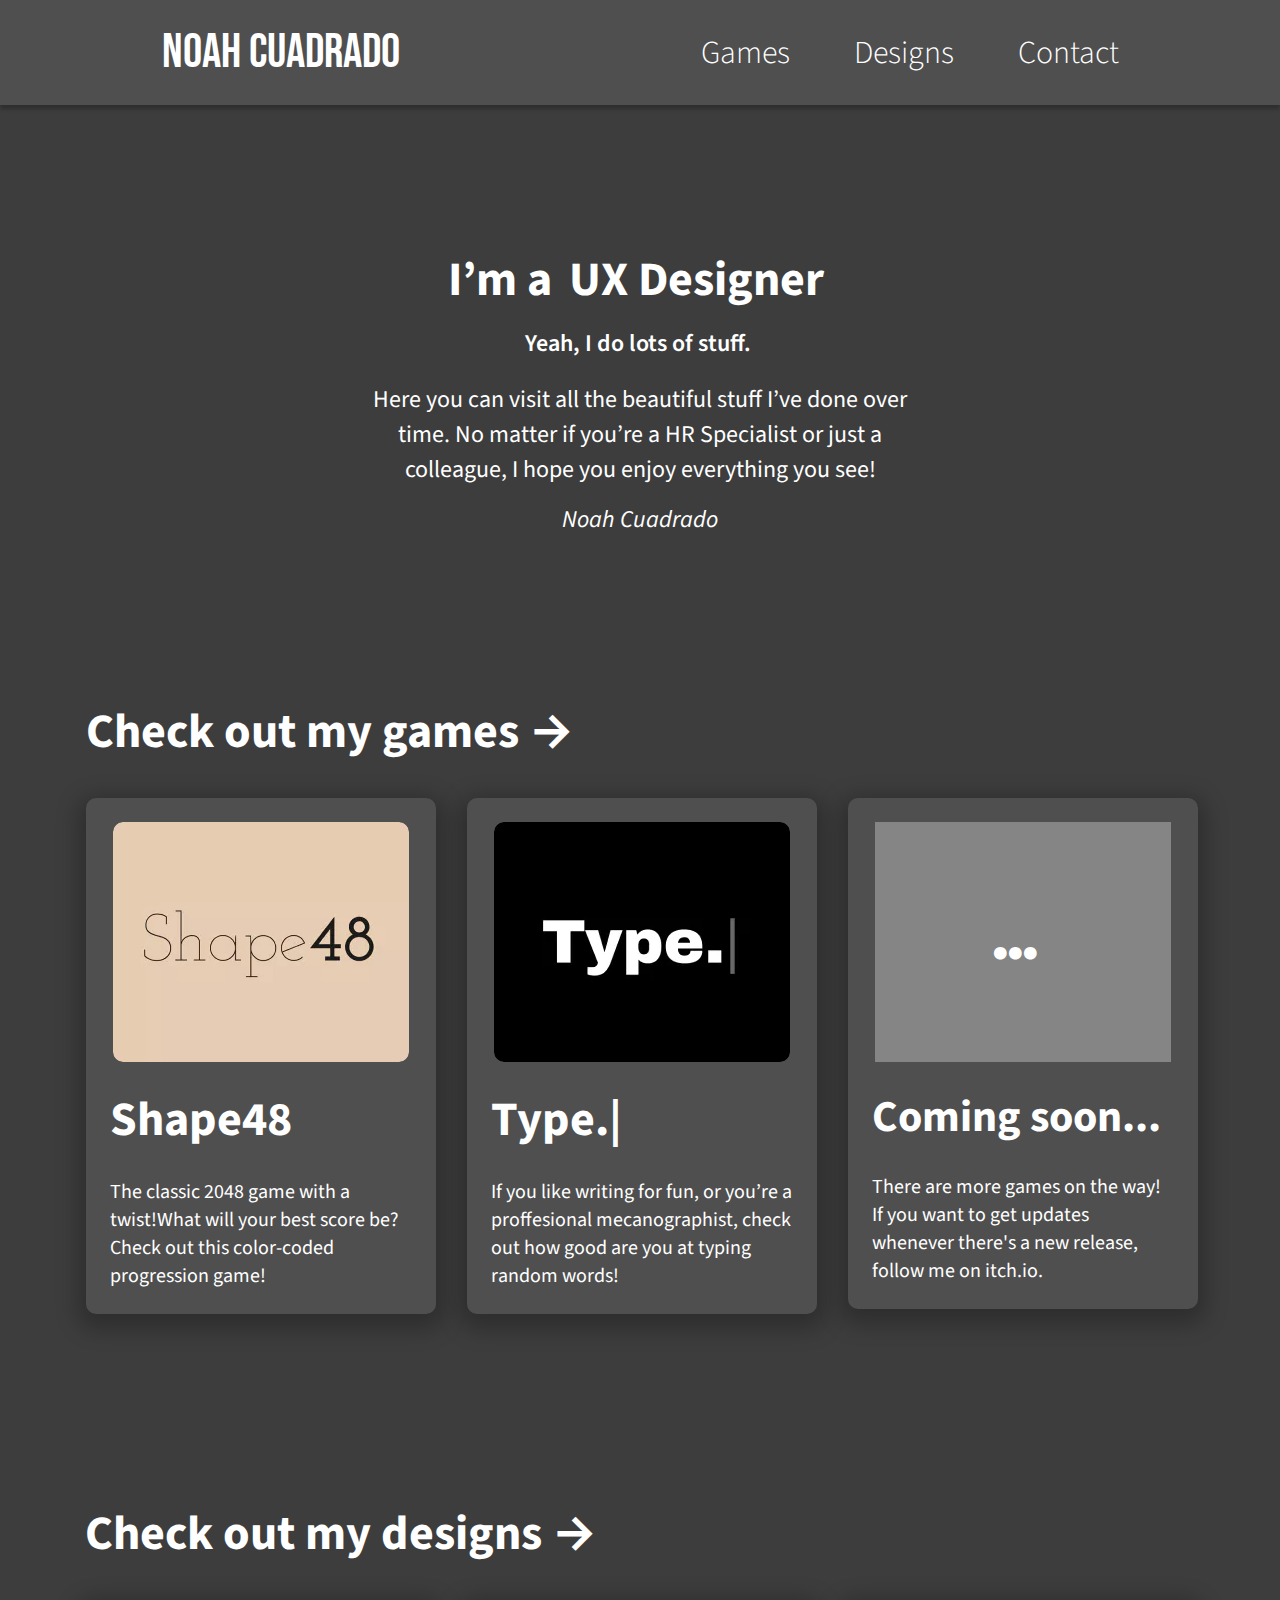
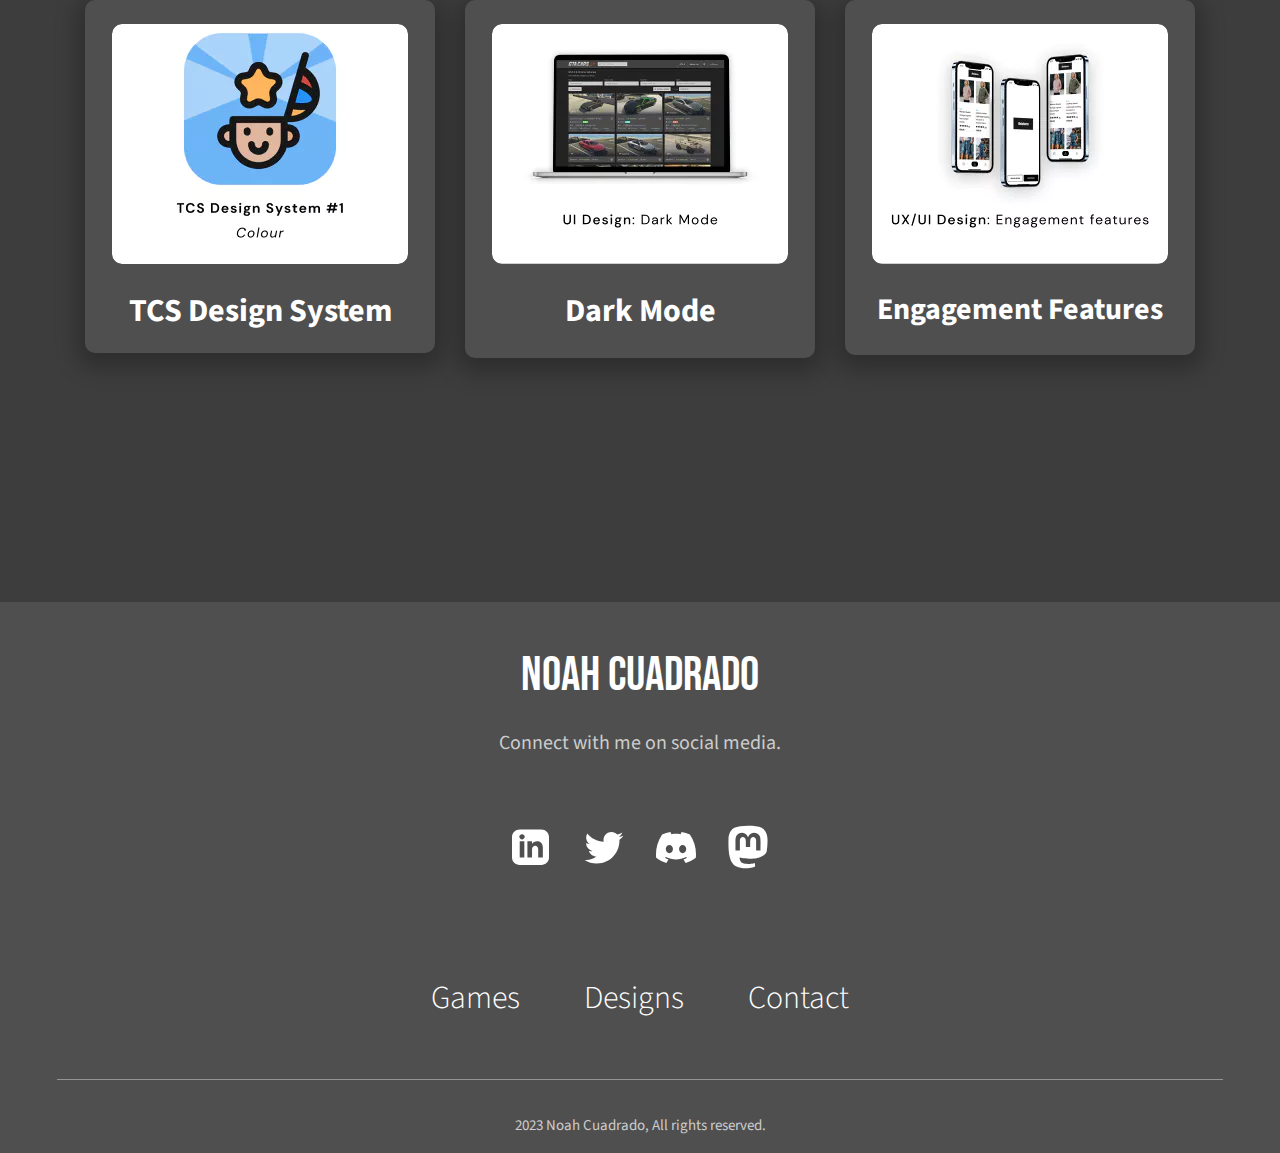
<file: index.html>
<!DOCTYPE html>
<html lang="english">
  <head>
    <title>Noah Cuadrado</title>
    <meta name="description" content="I'm Noah Cuadrado, Creative, Designer and Developer.">
    <meta name="viewport" content="width=device-width, initial-scale=1.0" />
    <meta charset="utf-8" />
    <meta property="twitter:card" content="summary_large_image" />
    <link rel="shortcut icon" href="public/playground_assets/Group 6.png" type="icon/png" sizes="32x32">
    <style data-tag="reset-style-sheet">
      html {  line-height: 1.15;}body {  margin: 0;}* {  box-sizing: border-box;  border-width: 0;  border-style: solid;}p,li,ul,pre,div,h1,h2,h3,h4,h5,h6,figure,blockquote,figcaption {  margin: 0;  padding: 0;}button {  background-color: transparent;}button,input,optgroup,select,textarea {  font-family: inherit;  font-size: 100%;  line-height: 1.15;  margin: 0;}button,select {  text-transform: none;}button,[type="button"],[type="reset"],[type="submit"] {  -webkit-appearance: button;}button::-moz-focus-inner,[type="button"]::-moz-focus-inner,[type="reset"]::-moz-focus-inner,[type="submit"]::-moz-focus-inner {  border-style: none;  padding: 0;}button:-moz-focus,[type="button"]:-moz-focus,[type="reset"]:-moz-focus,[type="submit"]:-moz-focus {  outline: 1px dotted ButtonText;}a {  color: inherit;  text-decoration: inherit;}input {  padding: 2px 4px;}img {  display: block;}html { scroll-behavior: smooth  }
    </style>
    <style data-tag="default-style-sheet">
      html {
        font-family: Inter;
        font-size: 16px;
      }

      body {
        font-weight: 400;
        font-style:normal;
        text-decoration: none;
        text-transform: none;
        letter-spacing: normal;
        line-height: 1.15;
        color: var(--dl-color-gray-black);
        background-color: var(--dl-color-gray-white);

      }
    </style>
    <link
      rel="stylesheet"
      href="https://fonts.googleapis.com/css2?family=Inter:wght@100;200;300;400;500;600;700;800;900&amp;display=swap"
      data-tag="font"
    />
    <link
      rel="stylesheet"
      href="https://fonts.googleapis.com/css2?family=Bebas+Neue:wght@400&amp;display=swap"
      data-tag="font"
    />
    <link
      rel="stylesheet"
      href="https://fonts.googleapis.com/css2?family=Source+Sans+Pro:ital,wght@0,200;0,300;0,400;0,600;0,700;0,900;1,200;1,300;1,400;1,600;1,700;1,900&amp;display=swap"
      data-tag="font"
    />
    <link
      rel="stylesheet"
      href="https://fonts.googleapis.com/css2?family=Inter:wght@100;200;300;400;500;600;700;800;900&amp;display=swap"
      data-tag="font"
    />
    <link
      rel="stylesheet"
      href="https://fonts.googleapis.com/css2?family=Inter:wght@100;200;300;400;500;600;700;800;900&amp;display=swap"
      data-tag="font"
    />
    <link
      rel="stylesheet"
      href="https://fonts.googleapis.com/css2?family=Inter:wght@100;200;300;400;500;600;700;800;900&amp;display=swap"
      data-tag="font"
    />
    <link
      rel="stylesheet"
      href="https://fonts.googleapis.com/css2?family=Inter:wght@100;200;300;400;500;600;700;800;900&amp;display=swap"
      data-tag="font"
    />
    <link
      rel="stylesheet"
      href="https://fonts.googleapis.com/css2?family=Montserrat:ital,wght@0,100;0,200;0,300;0,400;0,500;0,600;0,700;0,800;0,900;1,100;1,200;1,300;1,400;1,500;1,600;1,700;1,800;1,900&amp;display=swap"
      data-tag="font"
    />
    <link
      rel="stylesheet"
      href="https://fonts.googleapis.com/css2?family=Inter:wght@100;200;300;400;500;600;700;800;900&amp;display=swap"
      data-tag="font"
    />
    <link
      rel="stylesheet"
      href="https://fonts.googleapis.com/css2?family=Inter:wght@100;200;300;400;500;600;700;800;900&amp;display=swap"
      data-tag="font"
    />
    <link
      rel="stylesheet"
      href="https://fonts.googleapis.com/css2?family=Inter:wght@100;200;300;400;500;600;700;800;900&amp;display=swap"
      data-tag="font"
    />
    <link
      rel="stylesheet"
      href="https://fonts.googleapis.com/css2?family=Inter:wght@100;200;300;400;500;600;700;800;900&amp;display=swap"
      data-tag="font"
    />
    <link
      rel="stylesheet"
      href="https://fonts.googleapis.com/css2?family=Inter:wght@100;200;300;400;500;600;700;800;900&amp;display=swap"
      data-tag="font"
    />
    <link
      rel="stylesheet"
      href="https://fonts.googleapis.com/css2?family=Inter:wght@100;200;300;400;500;600;700;800;900&amp;display=swap"
      data-tag="font"
    />
    <link
      rel="stylesheet"
      href="https://fonts.googleapis.com/css2?family=Inter:wght@100;200;300;400;500;600;700;800;900&amp;display=swap"
      data-tag="font"
    />
    <link
      rel="stylesheet"
      href="https://fonts.googleapis.com/css2?family=Inter:wght@100;200;300;400;500;600;700;800;900&amp;display=swap"
      data-tag="font"
    />
    <link
      rel="stylesheet"
      href="https://fonts.googleapis.com/css2?family=Inter:wght@100;200;300;400;500;600;700;800;900&amp;display=swap"
      data-tag="font"
    />
    <link
      rel="stylesheet"
      href="https://fonts.googleapis.com/css2?family=Inter:wght@100;200;300;400;500;600;700;800;900&amp;display=swap"
      data-tag="font"
    />
    <link rel="stylesheet" href="./style.css" />
  </head>
  <body>
    <div>
      <link href="./noahcuadradocomhomepage1.css" rel="stylesheet" />

      <div class="noahcuadradocomhomepage1-container">
        <div class="noahcuadradocomhomepage1-noahcuadradocomhomepage1">
          <div class="noahcuadradocomhomepage1-topbar">
            <a href="index.html" class="noahcuadradocomhomepage1-text">
              Noah Cuadrado
            </a>
            <div class="noahcuadradocomhomepage1-frame6">
              <a
                href="https://noahuxui.itch.io/"
                target="_blank"
                rel="noreferrer noopener"
                class="noahcuadradocomhomepage1-text01"
              >
                <span>Games</span>
              </a>
              <a
                href="https://www.behance.net/noahcuadradodesign"
                target="_blank"
                rel="noreferrer noopener"
                class="noahcuadradocomhomepage1-text03"
              >
                Designs
              </a>
              <a
                href="https://es.linkedin.com/in/noahuxui"
                target="_blank"
                rel="noreferrer noopener"
                class="noahcuadradocomhomepage1-text04"
              >
                <span>Contact</span>
              </a>
            </div>
          </div>
          <div class="noahcuadradocomhomepage1-mygames">
            <div class="noahcuadradocomhomepage1-frame7">
              <a
                href="https://noahuxui.itch.io/"
                target="_blank"
                rel="noreferrer noopener"
                class="noahcuadradocomhomepage1-text06"
              >
                <span class="noahcuadradocomhomepage1-text07">
                  Check out my games
                </span>
                <span class="inter">-></span>
              </a>
            </div>
            <div class="noahcuadradocomhomepage1-group9">
              <a
                href="https://noahuxui.itch.io/shape48"
                target="_blank"
                rel="noreferrer noopener"
                class="noahcuadradocomhomepage1-link"
              >
                <div class="noahcuadradocomhomepage1-frame10">
                  <img
                    src="public/playground_assets/rectangle332388-bitn-300h.png"
                    alt="Rectangle332388"
                    class="noahcuadradocomhomepage1-rectangle33"
                  />
                  <div class="noahcuadradocomhomepage1-frame9">
                    <span class="noahcuadradocomhomepage1-text09">
                      <span>
                        <span>Shape48</span>
                        <br />
                        <span></span>
                      </span>
                    </span>
                    <span class="noahcuadradocomhomepage1-text14">
                      <span>
                        <span>
                          The classic 2048 game with a twist!What will your best
                          score be?Check out this color-coded progression game!
                        </span>
                        <br />
                        <span></span>
                      </span>
                    </span>
                  </div>
                </div>
              </a>
              <a
                href="https://noahuxui.itch.io/type"
                target="_blank"
                rel="noreferrer noopener"
                class="noahcuadradocomhomepage1-link01"
              >
                <div class="noahcuadradocomhomepage1-frame11">
                  <img
                    src="public/playground_assets/rectangle332388-7ucr-300h.png"
                    alt="Rectangle332388"
                    class="noahcuadradocomhomepage1-rectangle331"
                  />
                  <div class="noahcuadradocomhomepage1-frame91">
                    <span class="noahcuadradocomhomepage1-text19">
                      <span>Type.|</span>
                    </span>
                    <span class="noahcuadradocomhomepage1-text21">
                      <span>
                        If you like writing for fun, or you’re a proffesional
                        mecanographist, check out how good are you at typing
                        random words!
                      </span>
                    </span>
                  </div>
                </div>
              </a>
              <a
                href="https://noahuxui.itch.io/"
                target="_blank"
                rel="noreferrer noopener"
                class="noahcuadradocomhomepage1-link02"
              >
                <div class="noahcuadradocomhomepage1-frame12">
                  <div class="noahcuadradocomhomepage1-group68">
                    <span class="noahcuadradocomhomepage1-text23">
                      <span>...</span>
                    </span>
                  </div>
                  <div class="noahcuadradocomhomepage1-frame92">
                    <span class="noahcuadradocomhomepage1-text25">
                      <span>Coming soon...</span>
                    </span>
                    <span class="noahcuadradocomhomepage1-text27">
                      <span>
                        <span>
                          There are more games on the way! If you want to get
                          updates whenever there's a new release, follow me on
                          itch.io.
                        </span>
                        <br />
                        <span></span>
                      </span>
                    </span>
                  </div>
                </div>
              </a>
            </div>
          </div>
          <div class="noahcuadradocomhomepage1-mydesigns">
            <div class="noahcuadradocomhomepage1-frame71">
              <a
                href="https://www.behance.net/noahcuadradodesign"
                target="_blank"
                rel="noreferrer noopener"
                class="noahcuadradocomhomepage1-text32"
              >
                <span class="noahcuadradocomhomepage1-text33">
                  Check out my designs
                </span>
                <span class="inter">-></span>
              </a>
            </div>
            <div class="noahcuadradocomhomepage1-frame14">
              <a
                href="https://www.behance.net/gallery/150994979/TCS-Design-System-Colour"
                target="_blank"
                rel="noreferrer noopener"
                class="noahcuadradocomhomepage1-link03"
              >
                <div class="noahcuadradocomhomepage1-frame101">
                  <img
                    src="public/playground_assets/rectangle332381-5byi-300h.png"
                    alt="Rectangle332381"
                    class="noahcuadradocomhomepage1-rectangle332"
                  />
                  <div class="noahcuadradocomhomepage1-frame93">
                    <span class="noahcuadradocomhomepage1-text35">
                      <span>TCS Design System</span>
                    </span>
                  </div>
                </div>
              </a>
              <a
                href="https://www.behance.net/gallery/147113905/UI-Design-Dark-Mode"
                target="_blank"
                rel="noreferrer noopener"
                class="noahcuadradocomhomepage1-link04"
              >
                <div class="noahcuadradocomhomepage1-frame13">
                  <img
                    src="public/playground_assets/rectangle332381-f0v-300h.png"
                    alt="Rectangle332381"
                    class="noahcuadradocomhomepage1-rectangle333"
                  />
                  <div class="noahcuadradocomhomepage1-frame94">
                    <span class="noahcuadradocomhomepage1-text37">
                      <span>Dark Mode</span>
                      <br />
                    </span>
                  </div>
                </div>
              </a>
              <a
                href="https://www.behance.net/gallery/128428207/UXUI-Design-Engagement-Features"
                target="_blank"
                rel="noreferrer noopener"
                class="noahcuadradocomhomepage1-link05"
              >
                <div class="noahcuadradocomhomepage1-frame121">
                  <img
                    src="public/playground_assets/rectangle332381-v2e-300h.png"
                    alt="Rectangle332381"
                    class="noahcuadradocomhomepage1-rectangle334"
                  />
                  <div class="noahcuadradocomhomepage1-frame95">
                    <span class="noahcuadradocomhomepage1-text40">
                      Engagement Features
                    </span>
                  </div>
                </div>
              </a>
            </div>
          </div>
          <div class="noahcuadradocomhomepage1-footer">
            <div class="noahcuadradocomhomepage1-frame68">
              <span class="noahcuadradocomhomepage1-text41">
                <span>Noah Cuadrado</span>
              </span>
              <div class="noahcuadradocomhomepage1-frame67">
                <div class="noahcuadradocomhomepage1-frame66">
                  <span class="noahcuadradocomhomepage1-text43">
                    <span>Connect with me on social media.</span>
                  </span>
                </div>
                <div class="noahcuadradocomhomepage1-frame661">
                  <a
                    href="https://www.linkedin.com/in/noahuxui"
                    target="_blank"
                    rel="noreferrer noopener"
                    class="noahcuadradocomhomepage1-link06"
                  >
                    <img
                      src="public/playground_assets/vector2381-fn8w.svg"
                      alt="Vector2381"
                      class="noahcuadradocomhomepage1-vector"
                    />
                  </a>
                  <a
                    href="https://twitter.com/noahuxui"
                    target="_blank"
                    rel="noreferrer noopener"
                    class="noahcuadradocomhomepage1-link07"
                  >
                    <img
                      src="public/playground_assets/vector2381-nid.svg"
                      alt="Vector2381"
                      class="noahcuadradocomhomepage1-vector1"
                    />
                  </a>
                  <a
                    href="https://discord.gg/yGZdUtbAXz"
                    target="_blank"
                    rel="noreferrer noopener"
                    class="noahcuadradocomhomepage1-link08"
                  >
                    <img
                      src="public/playground_assets/vector2381-nwwa.svg"
                      alt="Vector2381"
                      class="noahcuadradocomhomepage1-vector2"
                    />
                  </a>
                  <a
                    href="https://mastodon.gamedev.place/@noahuxui"
                    target="_blank"
                    rel="noreferrer noopener"
                    class="noahcuadradocomhomepage1-link09"
                  >
                    <img
                      src="public/playground_assets/vector2381-twnr.svg"
                      alt="Vector2381"
                      class="noahcuadradocomhomepage1-vector3"
                    />
                  </a>
                </div>
              </div>
            </div>
            <div class="noahcuadradocomhomepage1-pages">
              <a
                href="https://noahuxui.itch.io/"
                target="_blank"
                rel="noreferrer noopener"
                class="noahcuadradocomhomepage1-text45"
              >
                <span>Games</span>
              </a>
              <a
                href="https://www.behance.net/noahcuadradodesign"
                target="_blank"
                rel="noreferrer noopener"
                class="noahcuadradocomhomepage1-text47"
              >
                <span>Designs</span>
              </a>
              <a
                href="https://www.linkedin.com/in/noahuxui/"
                target="_blank"
                rel="noreferrer noopener"
                class="noahcuadradocomhomepage1-text49"
              >
                <span>Contact</span>
              </a>
            </div>
            <div class="noahcuadradocomhomepage1-frame65">
              <img
                src="public/playground_assets/rectangle342381-zckf-200h.png"
                alt="Rectangle342381"
                class="noahcuadradocomhomepage1-rectangle34"
              />
              <span class="noahcuadradocomhomepage1-text51">
                <span>2023 Noah Cuadrado, All rights reserved.</span>
              </span>
            </div>
          </div>
          <div class="noahcuadradocomhomepage1-frame69">
            <div class="noahcuadradocomhomepage1-group69">
              <div class="noahcuadradocomhomepage1-imcontainer">
                <span class="noahcuadradocomhomepage1-text53">
                  <span>I’m a</span>
                </span>
                <span class="noahcuadradocomhomepage1-text55">
                  <span>UX Designer</span>
                </span>
              </div>
              <span class="noahcuadradocomhomepage1-text57">
                <span>Yeah, I do lots of stuff.</span>
              </span>
              <div class="noahcuadradocomhomepage1-frame70">
                <span class="noahcuadradocomhomepage1-text59">
                  <span>
                    Here you can visit all the beautiful stuff I’ve done over
                    time. No matter if you’re a HR Specialist or just a
                    colleague, I hope you enjoy everything you see!
                  </span>
                </span>
              </div>
            </div>
            <span class="noahcuadradocomhomepage1-text61">
              <span>Noah Cuadrado</span>
            </span>
          </div>
        </div>
      </div>
    </div>
  </body>
</html>
</file>
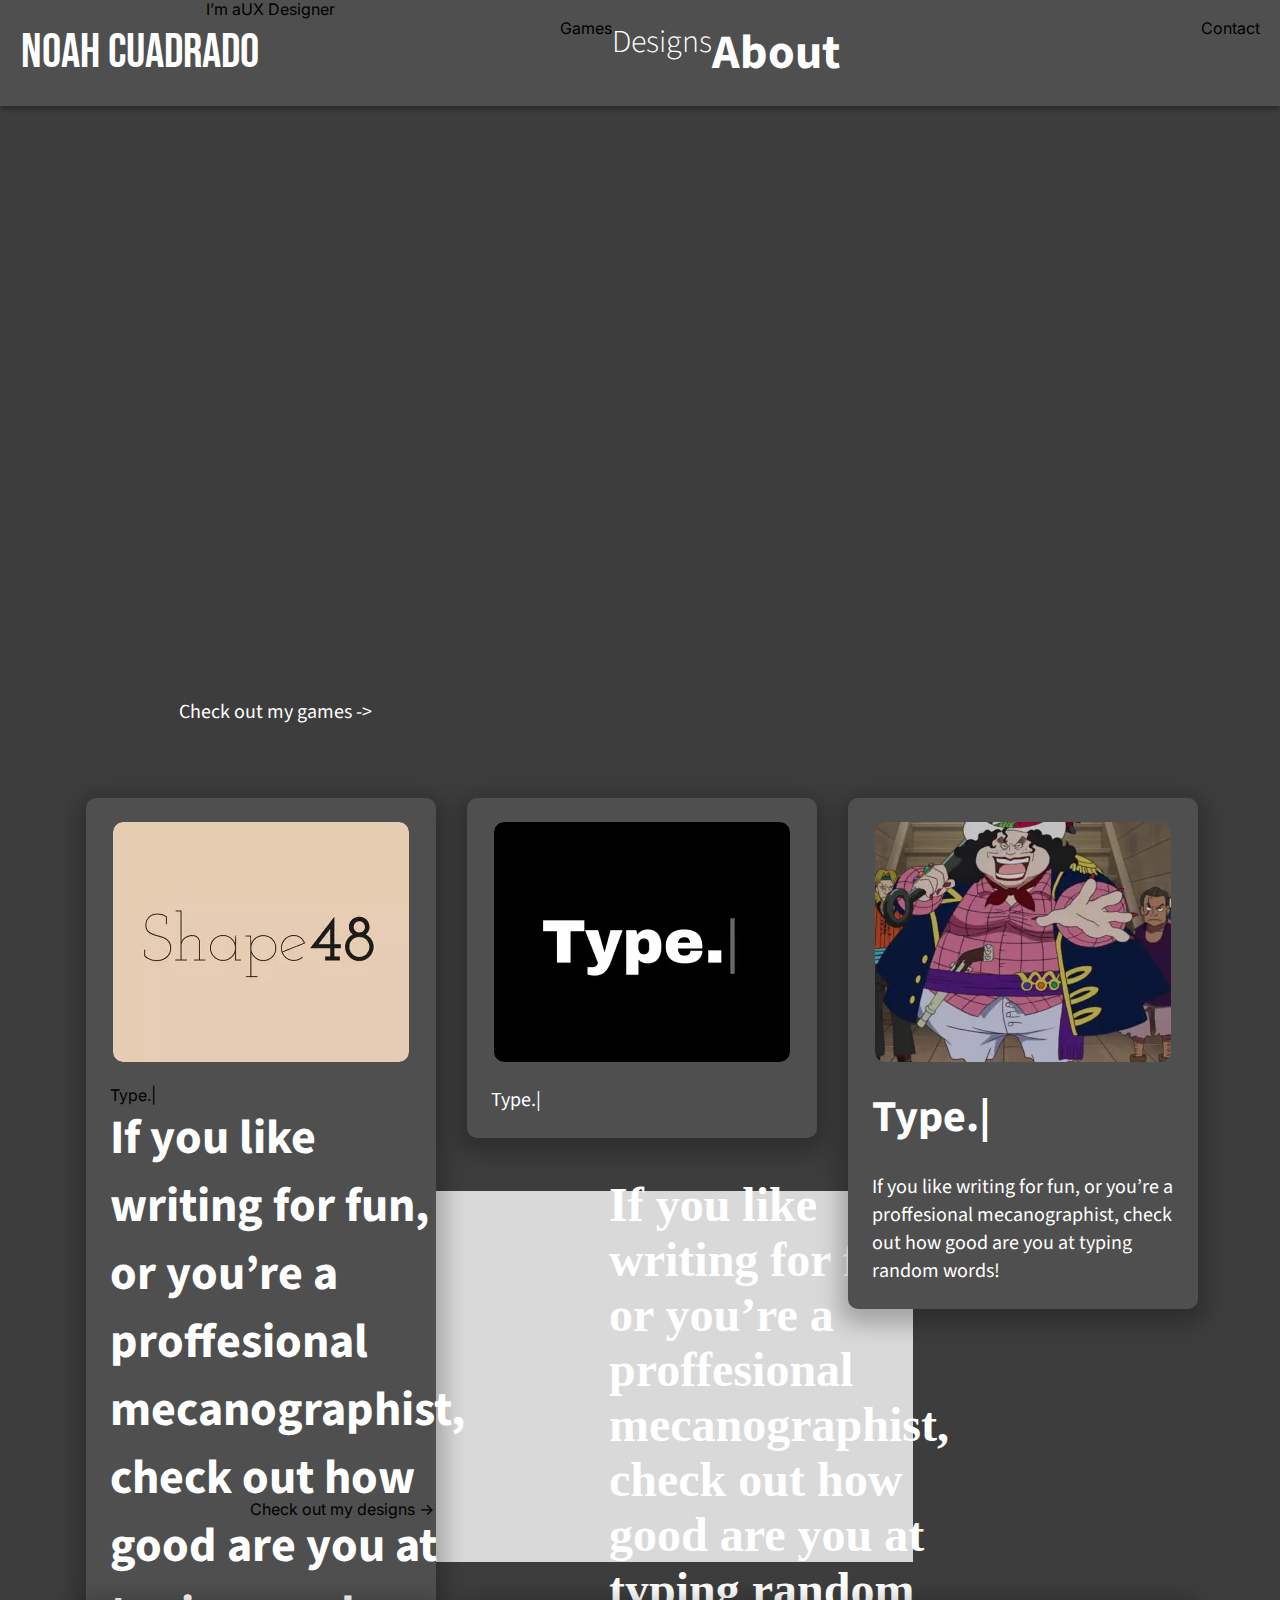
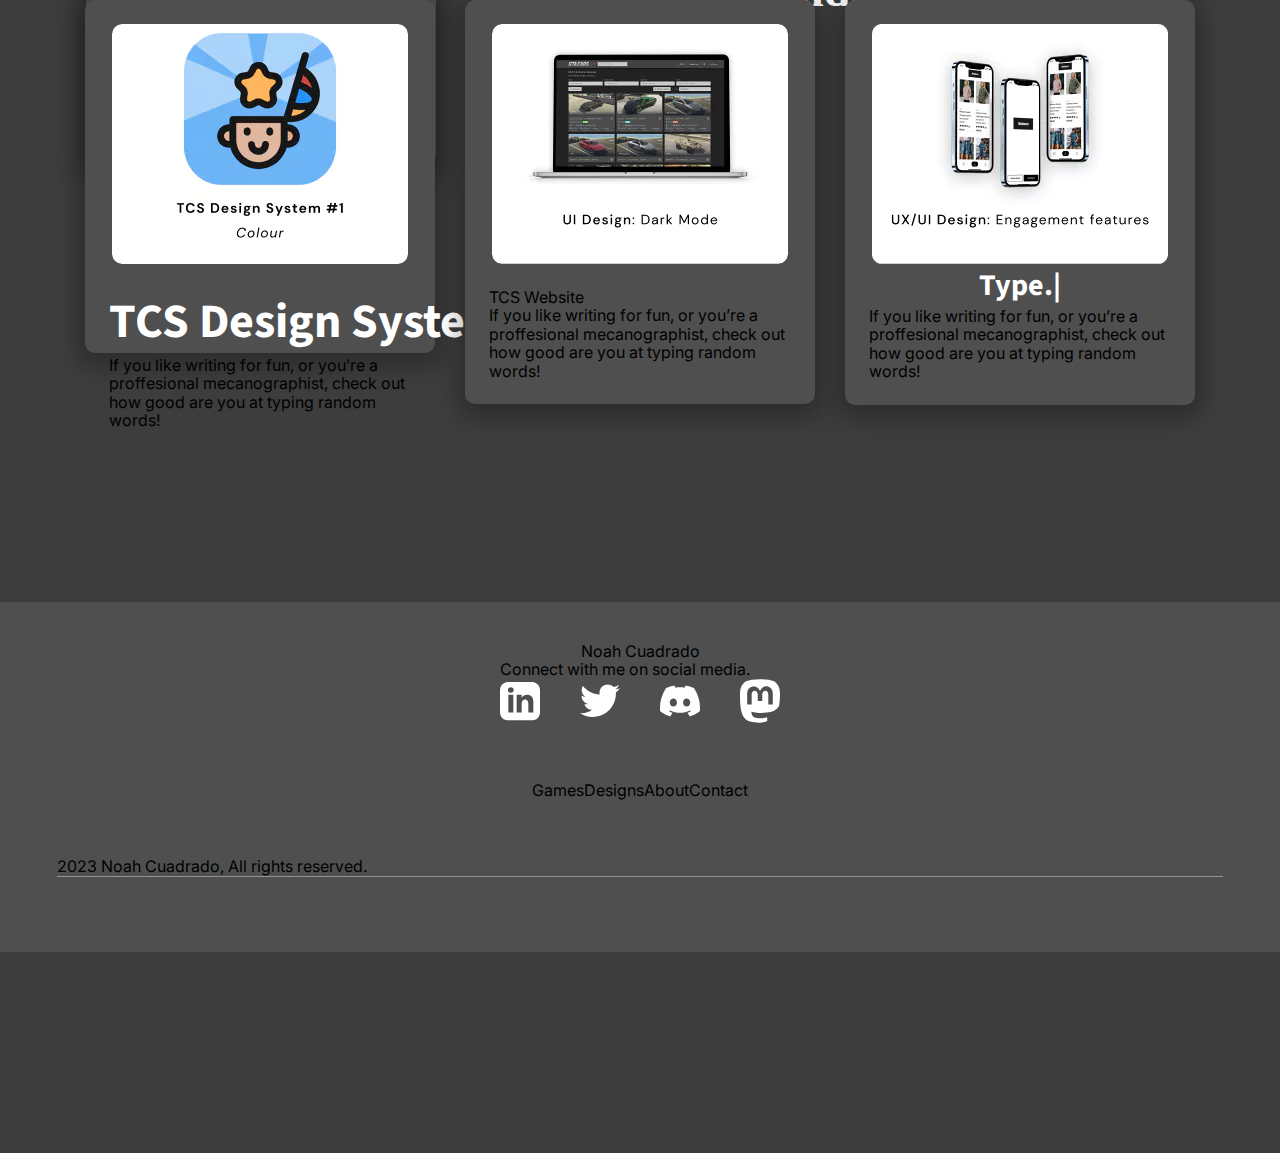
<file: noahcuadradocomhomepage1.html>
<!DOCTYPE html>
<html lang="english">
  <head>
    <title>exported project</title>
    <meta name="viewport" content="width=device-width, initial-scale=1.0" />
    <meta charset="utf-8" />
    <meta property="twitter:card" content="summary_large_image" />

    <style data-tag="reset-style-sheet">
      html {  line-height: 1.15;}body {  margin: 0;}* {  box-sizing: border-box;  border-width: 0;  border-style: solid;}p,li,ul,pre,div,h1,h2,h3,h4,h5,h6,figure,blockquote,figcaption {  margin: 0;  padding: 0;}button {  background-color: transparent;}button,input,optgroup,select,textarea {  font-family: inherit;  font-size: 100%;  line-height: 1.15;  margin: 0;}button,select {  text-transform: none;}button,[type="button"],[type="reset"],[type="submit"] {  -webkit-appearance: button;}button::-moz-focus-inner,[type="button"]::-moz-focus-inner,[type="reset"]::-moz-focus-inner,[type="submit"]::-moz-focus-inner {  border-style: none;  padding: 0;}button:-moz-focus,[type="button"]:-moz-focus,[type="reset"]:-moz-focus,[type="submit"]:-moz-focus {  outline: 1px dotted ButtonText;}a {  color: inherit;  text-decoration: inherit;}input {  padding: 2px 4px;}img {  display: block;}html { scroll-behavior: smooth  }
    </style>
    <style data-tag="default-style-sheet">
      html {
        font-family: Inter;
        font-size: 16px;
      }

      body {
        font-weight: 400;
        font-style:normal;
        text-decoration: none;
        text-transform: none;
        letter-spacing: normal;
        line-height: 1.15;
        color: var(--dl-color-gray-black);
        background-color: var(--dl-color-gray-white);

      }
    </style>
    <link
      rel="stylesheet"
      href="https://fonts.googleapis.com/css2?family=Inter:wght@100;200;300;400;500;600;700;800;900&amp;display=swap"
      data-tag="font"
    />
    <link
      rel="stylesheet"
      href="https://fonts.googleapis.com/css2?family=Bebas+Neue:wght@400&amp;display=swap"
      data-tag="font"
    />
    <link
      rel="stylesheet"
      href="https://fonts.googleapis.com/css2?family=Source+Sans+Pro:ital,wght@0,200;0,300;0,400;0,600;0,700;0,900;1,200;1,300;1,400;1,600;1,700;1,900&amp;display=swap"
      data-tag="font"
    />
    <link rel="stylesheet" href="./style.css" />
  </head>
  <body>
    <div>
      <link href="./noahcuadradocomhomepage1.css" rel="stylesheet" />

      <div class="noahcuadradocomhomepage1-container">
        <div class="noahcuadradocomhomepage1-noahcuadradocomhomepage1">
          <div class="noahcuadradocomhomepage1-topbar">
            <span class="noahcuadradocomhomepage1-text">
              <span>Noah Cuadrado</span>
            </span>
            <div class="noahcuadradocomhomepage1-frame6">
              <span class="noahcuadradocomhomepage1-text02">
                <span>Games</span>
              </span>
              <span class="noahcuadradocomhomepage1-text04">
                <span>Designs</span>
              </span>
              <span class="noahcuadradocomhomepage1-text06">
                <span>About</span>
              </span>
              <span class="noahcuadradocomhomepage1-text08">
                <span>Contact</span>
              </span>
            </div>
          </div>
          <div class="noahcuadradocomhomepage1-imcontainer">
            <span class="noahcuadradocomhomepage1-text10">
              <span>I’m a</span>
            </span>
            <span class="noahcuadradocomhomepage1-text12">
              <span>UX Designer</span>
            </span>
          </div>
          <img
            src="public/playground_assets/image12212-bcg-600w.png"
            alt="image12212"
            class="noahcuadradocomhomepage1-image1"
          />
          <div class="noahcuadradocomhomepage1-mygames">
            <div class="noahcuadradocomhomepage1-frame7">
              <span class="noahcuadradocomhomepage1-text14">
                <span class="noahcuadradocomhomepage1-text15">
                  Check out my games
                </span>
                <span>-&gt;</span>
              </span>
            </div>
            <div class="noahcuadradocomhomepage1-group9">
              <div class="noahcuadradocomhomepage1-frame10">
                <img
                  src="public/playground_assets/rectangle332213-ox3r-300h.png"
                  alt="Rectangle332213"
                  class="noahcuadradocomhomepage1-rectangle33"
                />
                <div class="noahcuadradocomhomepage1-frame9">
                  <span class="noahcuadradocomhomepage1-text17">
                    <span>Type.|</span>
                  </span>
                  <span class="noahcuadradocomhomepage1-text19">
                    <span>
                      If you like writing for fun, or you’re a proffesional
                      mecanographist, check out how good are you at typing
                      random words!
                    </span>
                  </span>
                </div>
              </div>
              <div class="noahcuadradocomhomepage1-frame11">
                <img
                  src="public/playground_assets/rectangle332245-9pa-300h.png"
                  alt="Rectangle332245"
                  class="noahcuadradocomhomepage1-rectangle331"
                />
                <div class="noahcuadradocomhomepage1-frame91">
                  <span class="noahcuadradocomhomepage1-text21">
                    <span>Type.|</span>
                  </span>
                  <span class="noahcuadradocomhomepage1-text23">
                    <span>
                      If you like writing for fun, or you’re a proffesional
                      mecanographist, check out how good are you at typing
                      random words!
                    </span>
                  </span>
                </div>
              </div>
              <div class="noahcuadradocomhomepage1-frame12">
                <img
                  src="public/playground_assets/rectangle332245-1ews-300h.png"
                  alt="Rectangle332245"
                  class="noahcuadradocomhomepage1-rectangle332"
                />
                <div class="noahcuadradocomhomepage1-frame92">
                  <span class="noahcuadradocomhomepage1-text25">
                    <span>Type.|</span>
                  </span>
                  <span class="noahcuadradocomhomepage1-text27">
                    <span>
                      If you like writing for fun, or you’re a proffesional
                      mecanographist, check out how good are you at typing
                      random words!
                    </span>
                  </span>
                </div>
              </div>
            </div>
          </div>
          <div class="noahcuadradocomhomepage1-mydesigns">
            <div class="noahcuadradocomhomepage1-frame71">
              <span class="noahcuadradocomhomepage1-text29">
                <span class="noahcuadradocomhomepage1-text30">
                  Check out my designs
                </span>
                <span>-&gt;</span>
              </span>
            </div>
            <div class="noahcuadradocomhomepage1-frame14">
              <div class="noahcuadradocomhomepage1-frame101">
                <img
                  src="public/playground_assets/rectangle332249-kcmq-300h.png"
                  alt="Rectangle332249"
                  class="noahcuadradocomhomepage1-rectangle333"
                />
                <div class="noahcuadradocomhomepage1-frame93">
                  <span class="noahcuadradocomhomepage1-text32">
                    <span>TCS Design System</span>
                  </span>
                  <span class="noahcuadradocomhomepage1-text34">
                    <span>
                      If you like writing for fun, or you’re a proffesional
                      mecanographist, check out how good are you at typing
                      random words!
                    </span>
                  </span>
                </div>
              </div>
              <div class="noahcuadradocomhomepage1-frame13">
                <img
                  src="public/playground_assets/rectangle332241-wjf-300h.png"
                  alt="Rectangle332241"
                  class="noahcuadradocomhomepage1-rectangle334"
                />
                <div class="noahcuadradocomhomepage1-frame94">
                  <span class="noahcuadradocomhomepage1-text36">
                    <span>TCS Website</span>
                  </span>
                  <span class="noahcuadradocomhomepage1-text38">
                    <span>
                      If you like writing for fun, or you’re a proffesional
                      mecanographist, check out how good are you at typing
                      random words!
                    </span>
                  </span>
                </div>
              </div>
              <div class="noahcuadradocomhomepage1-frame121">
                <img
                  src="public/playground_assets/rectangle332241-3efv-300h.png"
                  alt="Rectangle332241"
                  class="noahcuadradocomhomepage1-rectangle335"
                />
                <div class="noahcuadradocomhomepage1-frame95">
                  <span class="noahcuadradocomhomepage1-text40">
                    <span>Type.|</span>
                  </span>
                  <span class="noahcuadradocomhomepage1-text42">
                    <span>
                      If you like writing for fun, or you’re a proffesional
                      mecanographist, check out how good are you at typing
                      random words!
                    </span>
                  </span>
                </div>
              </div>
            </div>
          </div>
          <div class="noahcuadradocomhomepage1-footer">
            <div class="noahcuadradocomhomepage1-frame68">
              <span class="noahcuadradocomhomepage1-text44">
                <span>Noah Cuadrado</span>
              </span>
              <div class="noahcuadradocomhomepage1-group67">
                <div class="noahcuadradocomhomepage1-group66">
                  <span class="noahcuadradocomhomepage1-text46">
                    <span>Connect with me on social media.</span>
                  </span>
                </div>
                <img
                  src="public/playground_assets/frame672262-mpqo.svg"
                  alt="Frame672262"
                  class="noahcuadradocomhomepage1-frame67"
                />
              </div>
            </div>
            <div class="noahcuadradocomhomepage1-pages">
              <span class="noahcuadradocomhomepage1-text48">
                <span>Games</span>
              </span>
              <span class="noahcuadradocomhomepage1-text50">
                <span>Designs</span>
              </span>
              <span class="noahcuadradocomhomepage1-text52">
                <span>About</span>
              </span>
              <span class="noahcuadradocomhomepage1-text54">
                <span>Contact</span>
              </span>
            </div>
            <div class="noahcuadradocomhomepage1-group65">
              <span class="noahcuadradocomhomepage1-text56">
                <span>2023 Noah Cuadrado, All rights reserved.</span>
              </span>
              <img
                src="public/playground_assets/rectangle342262-i0x6-200h.png"
                alt="Rectangle342262"
                class="noahcuadradocomhomepage1-rectangle34"
              />
            </div>
          </div>
        </div>
      </div>
    </div>
  </body>
</html>
</file>
<file: style.css>
:root {
  --dl-color-gray-500: #595959;
  --dl-color-gray-700: #999999;
  --dl-color-gray-900: #D9D9D9;
  --dl-size-size-large: 144px;
  --dl-size-size-small: 48px;
  --dl-color-danger-300: #A22020;
  --dl-color-danger-500: #BF2626;
  --dl-color-danger-700: #E14747;
  --dl-color-gray-black: #000000;
  --dl-color-gray-white: #FFFFFF;
  --dl-size-size-medium: 96px;
  --dl-size-size-xlarge: 192px;
  --dl-size-size-xsmall: 16px;
  --dl-space-space-unit: 16px;
  --dl-color-primary-100: #003EB3;
  --dl-color-primary-300: #0074F0;
  --dl-color-primary-500: #14A9FF;
  --dl-color-primary-700: #85DCFF;
  --dl-color-success-300: #199033;
  --dl-color-success-500: #32A94C;
  --dl-color-success-700: #4CC366;
  --dl-size-size-xxlarge: 288px;
  --dl-color-default-text: rgba(23, 26, 33, 1);
  --dl-size-size-maxwidth: 1400px;
  --dl-color-default-error: rgba(241, 81, 86, 1);
  --dl-radius-radius-round: 50%;
  --dl-space-space-halfunit: 8px;
  --dl-space-space-sixunits: 96px;
  --dl-space-space-twounits: 32px;
  --dl-color-default-correct: rgba(14, 173, 105, 1);
  --dl-radius-radius-radius2: 2px;
  --dl-radius-radius-radius4: 4px;
  --dl-radius-radius-radius8: 8px;
  --dl-space-space-fiveunits: 80px;
  --dl-space-space-fourunits: 64px;
  --dl-space-space-threeunits: 48px;
  --dl-color-default-errortext: rgba(165, 64, 45, 1);
  --dl-color-default-textinput: rgba(23, 26, 33, 0.6000000238418579);
  --dl-space-space-oneandhalfunits: 24px;
  --dl-color-default-textinputerror: rgba(241, 81, 86, 0.699999988079071);
}
.button {
  color: var(--dl-color-gray-black);
  display: inline-block;
  padding: 0.5rem 1rem;
  border-color: var(--dl-color-gray-black);
  border-width: 1px;
  border-radius: 4px;
  background-color: var(--dl-color-gray-white);
}
.input {
  color: var(--dl-color-gray-black);
  cursor: auto;
  padding: 0.5rem 1rem;
  border-color: var(--dl-color-gray-black);
  border-width: 1px;
  border-radius: 4px;
  background-color: var(--dl-color-gray-white);
}
.textarea {
  color: var(--dl-color-gray-black);
  cursor: auto;
  padding: 0.5rem;
  border-color: var(--dl-color-gray-black);
  border-width: 1px;
  border-radius: 4px;
  background-color: var(--dl-color-gray-white);
}
.list {
  width: 100%;
  margin: 1em 0px 1em 0px;
  display: block;
  padding: 0px 0px 0px 1.5rem;
  list-style-type: none;
  list-style-position: outside;
}
.list-item {
  display: list-item;
}
.teleport-show {
  display: flex !important;
  transform: none !important;
}
.Heading {
  font-size: 32px;
  font-family: Inter;
  font-weight: 700;
  line-height: 1.15;
  text-transform: none;
  text-decoration: none;
}
.Content {
  font-size: 16px;
  font-family: Inter;
  font-weight: 400;
  line-height: 1.15;
  text-transform: none;
  text-decoration: none;
}
</file>
<file: noahcuadradocomhomepage1.css>
.noahcuadradocomhomepage1-container {
  min-height: 100vh;
}
.noahcuadradocomhomepage1-noahcuadradocomhomepage1 {
  width: 100%;
  height: 2759px;
  display: flex;
  overflow: hidden;
  position: relative;
  align-items: center;
  flex-shrink: 0;
  border-color: transparent;
  justify-content: center;
  background-color: rgba(61, 61, 61, 1);
}
.noahcuadradocomhomepage1-topbar {
  top: 0px;
  left: 0px;
  width: 100%;
  display: flex;
  padding: 19px 0;
  position: absolute;
  box-shadow: 0px 4px 4px 0px rgba(0, 0, 0, 0.25) ;
  align-items: center;
  flex-shrink: 0;
  border-color: transparent;
  justify-content: center;
  background-color: rgba(79, 79, 79, 1);
}
.noahcuadradocomhomepage1-text {
  color: rgba(255, 255, 255, 1);
  height: auto;
  font-size: 48px;
  align-self: auto;
  font-style: Regular;
  text-align: left;
  font-family: Bebas Neue;
  font-weight: 400;
  line-height: 140.19999504089355%;
  font-stretch: normal;
  margin-right: 301px;
  margin-bottom: 0;
  text-decoration: none;
}
.noahcuadradocomhomepage1-frame6 {
  display: flex;
  position: relative;
  align-items: flex-start;
  border-color: transparent;
}
.noahcuadradocomhomepage1-text01 {
  color: rgba(255, 255, 255, 1);
  height: auto;
  font-size: 32px;
  align-self: auto;
  font-style: Light;
  text-align: left;
  font-family: Source Sans Pro;
  font-weight: 300;
  line-height: normal;
  font-stretch: normal;
  margin-right: 64px;
  margin-bottom: 0;
  text-decoration: none;
}
.noahcuadradocomhomepage1-text01:hover {
  color: white;
  height: auto;
  font-size: 32px;
  align-self: auto;
  font-style: Light;
  text-align: left;
  font-family: Source Sans Pro;
  font-weight: 600;
  line-height: normal;
  font-stretch: normal;
  margin-right: 64px;
  margin-bottom: 0;
  text-decoration: none;
  
}
.noahcuadradocomhomepage1-text03 {
  color: rgba(255, 255, 255, 1);
  height: auto;
  font-size: 32px;
  align-self: auto;
  font-style: Light;
  text-align: left;
  font-family: Source Sans Pro;
  font-weight: 300;
  line-height: normal;
  font-stretch: normal;
  margin-right: 64px;
  margin-bottom: 0;
  text-decoration: none;
}
.noahcuadradocomhomepage1-text03:hover {
  color: rgba(255, 255, 255, 1);
  height: auto;
  font-size: 32px;
  align-self: auto;
  font-style: Light;
  text-align: left;
  font-family: Source Sans Pro;
  font-weight: 600;
  line-height: normal;
  font-stretch: normal;
  margin-right: 64px;
  margin-bottom: 0;
  text-decoration: none;
}
.noahcuadradocomhomepage1-text04 {
  color: rgba(255, 255, 255, 1);
  height: auto;
  font-size: 32px;
  align-self: auto;
  font-style: Light;
  text-align: left;
  font-family: Source Sans Pro;
  font-weight: 300;
  line-height: normal;
  font-stretch: normal;
  margin-right: 0;
  margin-bottom: 0;
  text-decoration: none;
}
.noahcuadradocomhomepage1-text04:hover {
  color: rgba(255, 255, 255, 1);
  height: auto;
  font-size: 32px;
  align-self: auto;
  font-style: Light;
  text-align: left;
  font-family: Source Sans Pro;
  font-weight: 600;
  line-height: normal;
  font-stretch: normal;
  margin-right: 0;
  margin-bottom: 0;
  text-decoration: none;
}
.noahcuadradocomhomepage1-mygames {
  top: 698px;
  left: 0px;
  right: 0px;
  width: 1116px;
  height: 599px;
  margin: auto;
  display: flex;
  padding: 0;
  position: absolute;
  align-self: auto;
  box-sizing: border-box;
  align-items: flex-start;
  flex-shrink: 1;
  border-color: transparent;
  border-style: none;
  border-width: 0;
  margin-right: 0;
  border-radius: 0px 0px 0px 0px;
  margin-bottom: 0;
  flex-direction: row;
  justify-content: flex-start;
  background-color: transparent;
}
.noahcuadradocomhomepage1-frame7 {
  top: 0px;
  left: 0px;
  width: 496px;
  height: 56px;
  display: flex;
  position: absolute;
  align-items: flex-start;
  flex-shrink: 0;
  border-color: transparent;
  justify-content: center;
}
.noahcuadradocomhomepage1-text06 {
  color: rgba(255, 255, 255, 1);
  width: 489px;
  height: auto;
  font-size: 48px;
  align-self: auto;
  font-style: Bold;
  text-align: left;
  font-family: Source Sans Pro;
  font-weight: 700;
  line-height: normal;
  font-stretch: normal;
  margin-right: 0;
  margin-bottom: 0;
  text-decoration: none;
}
.inter {
  color: rgba(255, 255, 255, 1);
  width: 489px;
  height: auto;
  font-size: 48px;
  align-self: auto;
  font-style: Bold;
  text-align: left;
  font-family: Inter;
  font-weight: 700;
  line-height: normal;
  font-stretch: normal;
  margin-right: 0;
  margin-bottom: 0;
  text-decoration: none;
}
.noahcuadradocomhomepage1-text07 {
  font-weight: 700;
}
.noahcuadradocomhomepage1-group9 {
  top: 100px;
  left: 4px;
  width: 1112px;
  height: 499px;
  display: flex;
  padding: 0;
  position: absolute;
  align-self: auto;
  box-sizing: border-box;
  align-items: flex-start;
  flex-shrink: 1;
  border-color: transparent;
  border-style: none;
  border-width: 0;
  border-radius: 0px 0px 0px 0px;
  flex-direction: row;
  justify-content: flex-start;
  background-color: transparent;
}
.noahcuadradocomhomepage1-link {
  display: contents;
}
.noahcuadradocomhomepage1-frame10 {
  top: 0px;
  left: 0px;
  display: flex;
  padding: 24px;
  position: absolute;
  box-shadow: 0px 7px 22px 8px rgba(0, 0, 0, 0.25) ;
  align-items: center;
  border-color: transparent;
  border-radius: 10px;
  flex-direction: column;
  text-decoration: none;
  background-color: rgba(79, 79, 79, 1);
}
.noahcuadradocomhomepage1-rectangle33 {
  width: 296px;
  height: 240px;
  position: relative;
  border-color: transparent;
  border-radius: 10px;
  margin-bottom: 24px;
}
.noahcuadradocomhomepage1-frame9 {
  width: 302px;
  display: flex;
  position: relative;
  align-items: flex-start;
  flex-shrink: 0;
  border-color: transparent;
  flex-direction: column;
}
.noahcuadradocomhomepage1-text09 {
  color: rgba(255, 255, 255, 1);
  width: 183px;
  height: auto;
  font-size: 48px;
  align-self: auto;
  font-style: Bold;
  text-align: left;
  font-family: Source Sans Pro;
  font-weight: 700;
  line-height: normal;
  font-stretch: normal;
  margin-right: 0;
  margin-bottom: 24px;
  text-decoration: none;
}
.noahcuadradocomhomepage1-text14 {
  color: rgba(255, 255, 255, 1);
  width: 302px;
  height: auto;
  font-size: 20px;
  align-self: auto;
  font-style: Regular;
  text-align: left;
  font-family: Source Sans Pro;
  font-weight: 400;
  line-height: normal;
  font-stretch: normal;
  margin-right: 0;
  margin-bottom: 0;
  text-decoration: none;
}
.noahcuadradocomhomepage1-link01 {
  display: contents;
}
.noahcuadradocomhomepage1-frame11 {
  top: 0px;
  left: 381px;
  display: flex;
  padding: 24px;
  position: absolute;
  box-shadow: 0px 7px 22px 8px rgba(0, 0, 0, 0.25) ;
  align-items: center;
  border-color: transparent;
  border-radius: 10px;
  flex-direction: column;
  text-decoration: none;
  background-color: rgba(79, 79, 79, 1);
}
.noahcuadradocomhomepage1-rectangle331 {
  width: 296px;
  height: 240px;
  position: relative;
  border-color: transparent;
  border-radius: 10px;
  margin-bottom: 24px;
}
.noahcuadradocomhomepage1-frame91 {
  width: 302px;
  display: flex;
  position: relative;
  align-items: flex-start;
  flex-shrink: 0;
  border-color: transparent;
  flex-direction: column;
}
.noahcuadradocomhomepage1-text19 {
  color: rgba(255, 255, 255, 1);
  height: auto;
  font-size: 48px;
  align-self: auto;
  font-style: Bold;
  text-align: left;
  font-family: Source Sans Pro;
  font-weight: 700;
  line-height: normal;
  font-stretch: normal;
  margin-right: 0;
  margin-bottom: 24px;
  text-decoration: none;
}
.noahcuadradocomhomepage1-text21 {
  color: rgba(255, 255, 255, 1);
  width: 311px;
  height: auto;
  font-size: 20px;
  align-self: auto;
  font-style: Regular;
  text-align: left;
  font-family: Source Sans Pro;
  font-weight: 400;
  line-height: normal;
  font-stretch: normal;
  margin-right: 0;
  margin-bottom: 0;
  text-decoration: none;
}
.noahcuadradocomhomepage1-link02 {
  display: contents;
}
.noahcuadradocomhomepage1-frame12 {
  top: 0px;
  left: 762px;
  display: flex;
  padding: 24px;
  position: absolute;
  box-shadow: 0px 7px 22px 8px rgba(0, 0, 0, 0.25) ;
  align-items: center;
  border-color: transparent;
  border-radius: 10px;
  flex-direction: column;
  text-decoration: none;
  background-color: rgba(79, 79, 79, 1);
}
.noahcuadradocomhomepage1-group68 {
  width: 296px;
  height: 240px;
  display: flex;
  padding: 0;
  position: relative;
  align-self: auto;
  box-sizing: border-box;
  align-items: flex-start;
  flex-shrink: 1;
  border-color: transparent;
  border-style: none;
  border-width: 0;
  margin-right: 0;
  border-radius: 0px 0px 0px 0px;
  margin-bottom: 24px;
  flex-direction: row;
  justify-content: flex-start;
  background-color: rgba(133, 133, 133, 1);
}
.noahcuadradocomhomepage1-text23 {
  top: 91px;
  left: 118px;
  color: rgba(255, 255, 255, 1);
  height: auto;
  position: absolute;
  font-size: 48px;
  align-self: auto;
  font-style: Black;
  text-align: left;
  font-family: Montserrat;
  font-weight: 900;
  line-height: normal;
  font-stretch: normal;
  text-decoration: none;
}
.noahcuadradocomhomepage1-frame92 {
  width: 302px;
  display: flex;
  position: relative;
  align-items: flex-start;
  flex-shrink: 0;
  border-color: transparent;
  flex-direction: column;
}
.noahcuadradocomhomepage1-text25 {
  color: rgba(255, 255, 255, 1);
  width: 302px;
  height: auto;
  font-size: 44px;
  align-self: auto;
  font-style: Bold;
  text-align: left;
  font-family: Source Sans Pro;
  font-weight: 700;
  line-height: normal;
  font-stretch: normal;
  margin-right: 0;
  margin-bottom: 24px;
  text-decoration: none;
}
.noahcuadradocomhomepage1-text27 {
  color: rgba(255, 255, 255, 1);
  width: 302px;
  height: auto;
  font-size: 20px;
  align-self: auto;
  font-style: Regular;
  text-align: left;
  font-family: Source Sans Pro;
  font-weight: 400;
  line-height: normal;
  font-stretch: normal;
  margin-right: 0;
  margin-bottom: 0;
  text-decoration: none;
}
.noahcuadradocomhomepage1-mydesigns {
  top: 1500px;
  left: 0px;
  right: 0px;
  width: 1110px;
  height: 517px;
  margin: auto;
  display: flex;
  padding: 0;
  position: absolute;
  align-self: auto;
  box-sizing: border-box;
  align-items: flex-start;
  flex-shrink: 1;
  border-color: transparent;
  border-style: none;
  border-width: 0;
  margin-right: 0;
  border-radius: 0px 0px 0px 0px;
  margin-bottom: 0;
  flex-direction: row;
  justify-content: flex-start;
  background-color: transparent;
}
.noahcuadradocomhomepage1-frame71 {
  top: 0px;
  left: 0px;
  width: 513px;
  display: flex;
  position: absolute;
  align-items: flex-start;
  flex-shrink: 0;
  border-color: transparent;
  justify-content: center;
}
.noahcuadradocomhomepage1-text32 {
  color: rgba(255, 255, 255, 1);
  width: 522px;
  height: auto;
  font-size: 48px;
  align-self: auto;
  font-style: Bold;
  text-align: left;
  font-family: Source Sans Pro;
  font-weight: 700;
  line-height: normal;
  font-stretch: normal;
  margin-right: 0;
  margin-bottom: 0;
  text-decoration: none;
}
.noahcuadradocomhomepage1-text33 {
  font-weight: 700;
}
.noahcuadradocomhomepage1-frame14 {
  top: 100px;
  left: 0px;
  display: flex;
  position: absolute;
  align-items: flex-start;
  border-color: transparent;
  justify-content: center;
}
.noahcuadradocomhomepage1-link03 {
  display: contents;
}
.noahcuadradocomhomepage1-frame101 {
  height: auto;
  display: flex;
  padding: 24px;
  position: relative;
  box-shadow: 0px 7px 22px 8px rgba(0, 0, 0, 0.25) ;
  align-items: center;
  flex-shrink: 0;
  border-color: transparent;
  margin-right: 30px;
  border-radius: 10px;
  flex-direction: column;
  text-decoration: none;
  background-color: rgba(79, 79, 79, 1);
}
.noahcuadradocomhomepage1-rectangle332 {
  width: 296px;
  height: 240px;
  position: relative;
  border-color: transparent;
  border-radius: 10px;
  margin-bottom: 24px;
}
.noahcuadradocomhomepage1-frame93 {
  width: 302px;
  display: flex;
  position: relative;
  align-items: flex-start;
  flex-shrink: 0;
  border-color: transparent;
  flex-direction: column;
}
.noahcuadradocomhomepage1-text35 {
  color: rgba(255, 255, 255, 1);
  height: auto;
  font-size: 32px;
  align-self: center;
  font-style: Bold;
  text-align: left;
  font-family: Source Sans Pro;
  font-weight: 700;
  line-height: normal;
  font-stretch: normal;
  margin-right: 0;
  margin-bottom: 0px;
  text-decoration: none;
}
.noahcuadradocomhomepage1-link04 {
  display: contents;
}
.noahcuadradocomhomepage1-frame13 {
  height: auto;
  display: flex;
  padding: 24px;
  position: relative;
  box-shadow: 0px 7px 22px 8px rgba(0, 0, 0, 0.25) ;
  align-items: center;
  flex-shrink: 0;
  border-color: transparent;
  margin-right: 30px;
  border-radius: 10px;
  flex-direction: column;
  text-decoration: none;
  background-color: rgba(79, 79, 79, 1);
}
.noahcuadradocomhomepage1-rectangle333 {
  width: 296px;
  height: 240px;
  position: relative;
  border-color: transparent;
  border-radius: 10px;
  margin-bottom: 24px;
}
.noahcuadradocomhomepage1-frame94 {
  width: 302px;
  display: flex;
  position: relative;
  align-items: flex-start;
  flex-shrink: 0;
  border-color: transparent;
  flex-direction: column;
}
.noahcuadradocomhomepage1-text37 {
  color: rgba(255, 255, 255, 1);
  height: auto;
  font-size: 32px;
  align-self: center;
  font-style: Bold;
  text-align: left;
  font-family: Source Sans Pro;
  font-weight: 700;
  line-height: normal;
  font-stretch: normal;
  margin-right: 0;
  margin-bottom: 0px;
  text-decoration: none;
}
.noahcuadradocomhomepage1-link05 {
  display: contents;
}
.noahcuadradocomhomepage1-frame121 {
  height: auto;
  display: flex;
  padding: 24px;
  position: relative;
  box-shadow: 0px 7px 22px 8px rgba(0, 0, 0, 0.25) ;
  align-items: center;
  flex-shrink: 0;
  border-color: transparent;
  border-radius: 10px;
  flex-direction: column;
  text-decoration: none;
  background-color: rgba(79, 79, 79, 1);
}
.noahcuadradocomhomepage1-rectangle334 {
  width: 296px;
  height: 240px;
  position: relative;
  border-color: transparent;
  border-radius: 10px;
  margin-bottom: 24px;
}
.noahcuadradocomhomepage1-frame95 {
  width: 302px;
  display: flex;
  position: relative;
  align-items: flex-start;
  flex-shrink: 0;
  border-color: transparent;
  flex-direction: column;
}
.noahcuadradocomhomepage1-text40 {
  color: rgba(255, 255, 255, 1);
  height: auto;
  font-size: 30px;
  align-self: center;
  font-style: Bold;
  text-align: left;
  font-family: Source Sans Pro;
  font-weight: 700;
  line-height: normal;
  font-stretch: normal;
  margin-right: 0;
  margin-bottom: 0px;
  text-decoration: none;
}
.noahcuadradocomhomepage1-footer {
  top: 2202px;
  left: 0px;
  width: 100%;
  height: auto;
  display: flex;
  padding: 40px 0;
  position: absolute;
  align-items: center;
  flex-shrink: 0;
  border-color: transparent;
  flex-direction: column;
  justify-content: center;
  background-color: rgba(79, 79, 79, 1);
}
.noahcuadradocomhomepage1-frame68 {
  display: flex;
  position: relative;
  align-items: center;
  border-color: transparent;
  margin-bottom: 58px;
  flex-direction: column;
}
.noahcuadradocomhomepage1-text41 {
  color: rgba(255, 255, 255, 1);
  height: auto;
  font-size: 48px;
  align-self: auto;
  font-style: Regular;
  text-align: left;
  font-family: Bebas Neue;
  font-weight: 400;
  line-height: 140.19999504089355%;
  font-stretch: normal;
  margin-right: 0;
  margin-bottom: 0px;
  text-decoration: none;
}
.noahcuadradocomhomepage1-frame67 {
  display: flex;
  position: relative;
  align-items: center;
  border-color: transparent;
  flex-direction: column;
}
.noahcuadradocomhomepage1-frame66 {
  display: flex;
  padding: 20px 60px;
  position: relative;
  align-items: flex-start;
  border-color: transparent;
  margin-bottom: 12px;
}
.noahcuadradocomhomepage1-text43 {
  color: rgba(204, 204, 204, 1);
  height: auto;
  font-size: 20px;
  align-self: auto;
  font-style: Regular;
  text-align: center;
  font-family: Source Sans Pro;
  font-weight: 400;
  line-height: normal;
  font-stretch: normal;
  margin-right: 0;
  margin-bottom: 0;
  text-decoration: none;
}
.noahcuadradocomhomepage1-frame661 {
  display: flex;
  padding: 20px 60px;
  position: relative;
  align-items: center;
  border-color: transparent;
  padding-left: 20px 60px;
  margin-bottom: 12px;
  padding-right: 20px 60px;
  justify-content: center;
}
.noahcuadradocomhomepage1-link06 {
  display: contents;
}
.noahcuadradocomhomepage1-vector {
  width: 40px;
  height: 38px;
  margin: var(--dl-space-space-unit);
  position: relative;
  text-decoration: none;
}
.noahcuadradocomhomepage1-link07 {
  display: contents;
}
.noahcuadradocomhomepage1-vector1 {
  width: 40px;
  height: 33px;
  margin: var(--dl-space-space-unit);
  position: relative;
  text-decoration: none;
}
.noahcuadradocomhomepage1-link08 {
  display: contents;
}
.noahcuadradocomhomepage1-vector2 {
  width: 40px;
  height: 31px;
  margin: var(--dl-space-space-unit);
  position: relative;
  text-decoration: none;
}
.noahcuadradocomhomepage1-link09 {
  display: contents;
}
.noahcuadradocomhomepage1-vector3 {
  width: 40px;
  height: 44px;
  margin: var(--dl-space-space-unit);
  position: relative;
  text-decoration: none;
}
.noahcuadradocomhomepage1-pages {
  display: flex;
  position: relative;
  align-items: flex-start;
  border-color: transparent;
  margin-bottom: 58px;
}
.noahcuadradocomhomepage1-text45 {
  color: rgba(255, 255, 255, 1);
  height: auto;
  font-size: 32px;
  align-self: auto;
  font-style: Light;
  text-align: left;
  font-family: Source Sans Pro;
  font-weight: 300;
  line-height: normal;
  font-stretch: normal;
  margin-right: 64px;
  margin-bottom: 0;
  text-decoration: none;
}
.noahcuadradocomhomepage1-text45:hover {
  color: rgba(255, 255, 255, 1);
  height: auto;
  font-size: 32px;
  align-self: auto;
  font-style: Light;
  text-align: left;
  font-family: Source Sans Pro;
  font-weight: 600;
  line-height: normal;
  font-stretch: normal;
  margin-right: 64px;
  margin-bottom: 0;
  text-decoration: none;
}
.noahcuadradocomhomepage1-text47 {
  color: rgba(255, 255, 255, 1);
  height: auto;
  font-size: 32px;
  align-self: auto;
  font-style: Light;
  text-align: left;
  font-family: Source Sans Pro;
  font-weight: 300;
  line-height: normal;
  font-stretch: normal;
  margin-right: 64px;
  margin-bottom: 0;
  text-decoration: none;
}
.noahcuadradocomhomepage1-text47:hover {
  color: rgba(255, 255, 255, 1);
  height: auto;
  font-size: 32px;
  align-self: auto;
  font-style: Light;
  text-align: left;
  font-family: Source Sans Pro;
  font-weight: 600;
  line-height: normal;
  font-stretch: normal;
  margin-right: 64px;
  margin-bottom: 0;
  text-decoration: none;
}
.noahcuadradocomhomepage1-text49 {
  color: rgba(255, 255, 255, 1);
  height: auto;
  font-size: 32px;
  align-self: auto;
  font-style: Light;
  text-align: left;
  font-family: Source Sans Pro;
  font-weight: 300;
  line-height: normal;
  font-stretch: normal;
  margin-right: 0;
  margin-bottom: 0;
  text-decoration: none;
}
.noahcuadradocomhomepage1-text49:hover {
  color: rgba(255, 255, 255, 1);
  height: auto;
  font-size: 32px;
  align-self: auto;
  font-style: Light;
  text-align: left;
  font-family: Source Sans Pro;
  font-weight: 600;
  line-height: normal;
  font-stretch: normal;
  margin-right: 0;
  margin-bottom: 0;
  text-decoration: none;
}
.noahcuadradocomhomepage1-frame65 {
  display: flex;
  position: relative;
  align-items: center;
  border-color: transparent;
  flex-direction: column;
}
.noahcuadradocomhomepage1-rectangle34 {
  width: 1166px;
  height: 1px;
  position: relative;
  border-color: transparent;
  margin-bottom: 35px;
}
.noahcuadradocomhomepage1-text51 {
  color: rgba(204, 204, 204, 1);
  width: 286px;
  height: auto;
  font-size: 15px;
  align-self: auto;
  font-style: Regular;
  text-align: center;
  font-family: Source Sans Pro;
  font-weight: 400;
  line-height: normal;
  font-stretch: normal;
  margin-right: 0;
  margin-bottom: 0;
  text-decoration: none;
}
.noahcuadradocomhomepage1-frame69 {
  top: 228px;
  left: 0px;
  right: 0px;
  width: 540px;
  height: 327px;
  margin: auto;
  display: flex;
  padding: 18px 0;
  position: absolute;
  align-items: center;
  flex-shrink: 0;
  border-color: transparent;
  flex-direction: column;
}
.noahcuadradocomhomepage1-group69 {
  width: 540px;
  height: 226.11376953125px;
  display: flex;
  padding: 0;
  position: relative;
  align-self: auto;
  box-sizing: border-box;
  align-items: flex-start;
  flex-shrink: 1;
  border-color: transparent;
  border-style: none;
  border-width: 0;
  margin-right: 0;
  border-radius: 0px 0px 0px 0px;
  margin-bottom: 32px;
  flex-direction: row;
  justify-content: flex-start;
  background-color: transparent;
}
.noahcuadradocomhomepage1-imcontainer {
  top: 0px;
  left: 0px;
  width: 540px;
  height: 56px;
  display: flex;
  padding: 0 24px;
  position: absolute;
  align-items: flex-start;
  flex-shrink: 0;
  border-color: transparent;
  justify-content: center;
}
.noahcuadradocomhomepage1-text53 {
  color: rgba(255, 255, 255, 1);
  width: 111px;
  height: auto;
  font-size: 48px;
  align-self: auto;
  font-style: Bold;
  text-align: left;
  font-family: Source Sans Pro;
  font-weight: 700;
  line-height: normal;
  font-stretch: normal;
  margin-right: 10px;
  margin-bottom: 0;
  text-decoration: none;
}
.noahcuadradocomhomepage1-text55 {
  color: rgba(255, 255, 255, 1);
  width: 264px;
  height: auto;
  font-size: 48px;
  align-self: auto;
  font-style: Bold;
  text-align: left;
  font-family: Source Sans Pro;
  font-weight: 700;
  line-height: normal;
  font-stretch: normal;
  margin-right: 0;
  margin-bottom: 0;
  text-decoration: none;
}
.noahcuadradocomhomepage1-text57 {
  top: 80px;
  left: 155px;
  color: rgba(255, 255, 255, 1);
  width: 229px;
  height: auto;
  position: absolute;
  font-size: 24px;
  align-self: auto;
  font-style: SemiBold;
  text-align: left;
  font-family: Source Sans Pro;
  font-weight: 600;
  line-height: normal;
  font-stretch: normal;
  text-decoration: none;
}
.noahcuadradocomhomepage1-frame70 {
  top: 136.11376953125px;
  left: 0px;
  height: 90px;
  display: flex;
  padding: 0 0 56px 0;
  position: absolute;
  align-items: flex-start;
  flex-shrink: 0;
  border-color: transparent;
}
.noahcuadradocomhomepage1-text59 {
  color: rgba(255, 255, 255, 1);
  width: 540px;
  height: auto;
  font-size: 24px;
  align-self: auto;
  font-style: Regular;
  text-align: center;
  font-family: Source Sans Pro;
  font-weight: 400;
  line-height: normal;
  font-stretch: normal;
  margin-right: 0;
  margin-bottom: 0;
  text-decoration: none;
}
.noahcuadradocomhomepage1-text61 {
  color: rgba(255, 255, 255, 1);
  height: auto;
  font-size: 24px;
  align-self: auto;
  font-style: italic;
  text-align: center;
  font-family: Source Sans Pro;
  font-weight: 400;
  line-height: normal;
  font-stretch: normal;
  margin-right: 0;
  margin-bottom: 0;
  text-decoration: none;
}
@media(max-width: 1600px) {
  .noahcuadradocomhomepage1-noahcuadradocomhomepage1 {
    height: 2753px;
  }
  .noahcuadradocomhomepage1-topbar {
    width: 100%;
  }
  .noahcuadradocomhomepage1-text {
    color: rgb(255, 255, 255);
    font-size: 48px;
    font-family: Bebas Neue;
    font-weight: 400;
    line-height: 140.2%;
    text-decoration: none;
  }
  .noahcuadradocomhomepage1-text03 {
    color: rgb(255, 255, 255);
    font-size: 32px;
    font-family: Source Sans Pro;
    font-weight: 300;
    line-height: normal;
    text-decoration: none;
  }
  .noahcuadradocomhomepage1-mygames {
    left: 0px;
    right: 0px;
    margin: auto;
  }
  .noahcuadradocomhomepage1-mydesigns {
    top: 1500px;
    left: 0px;
    right: 0px;
    height: 500px;
    margin: auto;
  }
  .noahcuadradocomhomepage1-frame101 {
    height: auto;
  }
  .noahcuadradocomhomepage1-frame93 {
    height: 41px;
  }
  .noahcuadradocomhomepage1-text35 {
    margin: 0;
    align-self: center;
  }
  .noahcuadradocomhomepage1-frame13 {
    height: auto;
  }
  .noahcuadradocomhomepage1-text37 {
    color: rgb(255, 255, 255);
    font-size: 32px;
    align-self: center;
    font-family: Source Sans Pro;
    font-weight: 700;
    line-height: normal;
    margin-bottom: 0px;
    text-decoration: none;
  }
  .noahcuadradocomhomepage1-frame121 {
    height: 100%;
  }
  .noahcuadradocomhomepage1-text40 {
    color: rgb(255, 255, 255);
    font-size: 30px;
    align-self: center;
    font-family: Source Sans Pro;
    font-weight: 700;
    line-height: normal;
    margin-bottom: 0px;
    text-decoration: none;
  }
  .noahcuadradocomhomepage1-footer {
    width: 100%;
    height: auto;
  }
  .noahcuadradocomhomepage1-frame66 {
    align-items: flex-start;
    padding-right: 20px 60px;
    flex-direction: column;
    justify-content: flex-start;
  }
  .noahcuadradocomhomepage1-frame661 {
    gap: 24;
    align-items: center;
    padding-right: 20px 60px;
    flex-direction: row;
    justify-content: center;
  }
  .noahcuadradocomhomepage1-vector {
    margin: var(--dl-space-space-unit);
    padding-right: 3px;
    padding-bottom: 0px;
  }
  .noahcuadradocomhomepage1-vector1 {
    margin: var(--dl-space-space-unit);
  }
  .noahcuadradocomhomepage1-vector2 {
    margin: var(--dl-space-space-unit);
  }
  .noahcuadradocomhomepage1-vector3 {
    margin: var(--dl-space-space-unit);
  }
  .noahcuadradocomhomepage1-frame69 {
    left: 0px;
    right: 0px;
    margin: auto;
  }
  .noahcuadradocomhomepage1-group69 {
    align-self: center;
  }
}
@media(max-width: 1200px) {
  .noahcuadradocomhomepage1-mygames {
    left: 0px;
    right: 0px;
    width: 1132px;
    height: 625px;
    margin: auto;
  }
  .noahcuadradocomhomepage1-mydesigns {
    left: 0px;
    right: 0px;
    margin: auto;
  }
}
</file>
